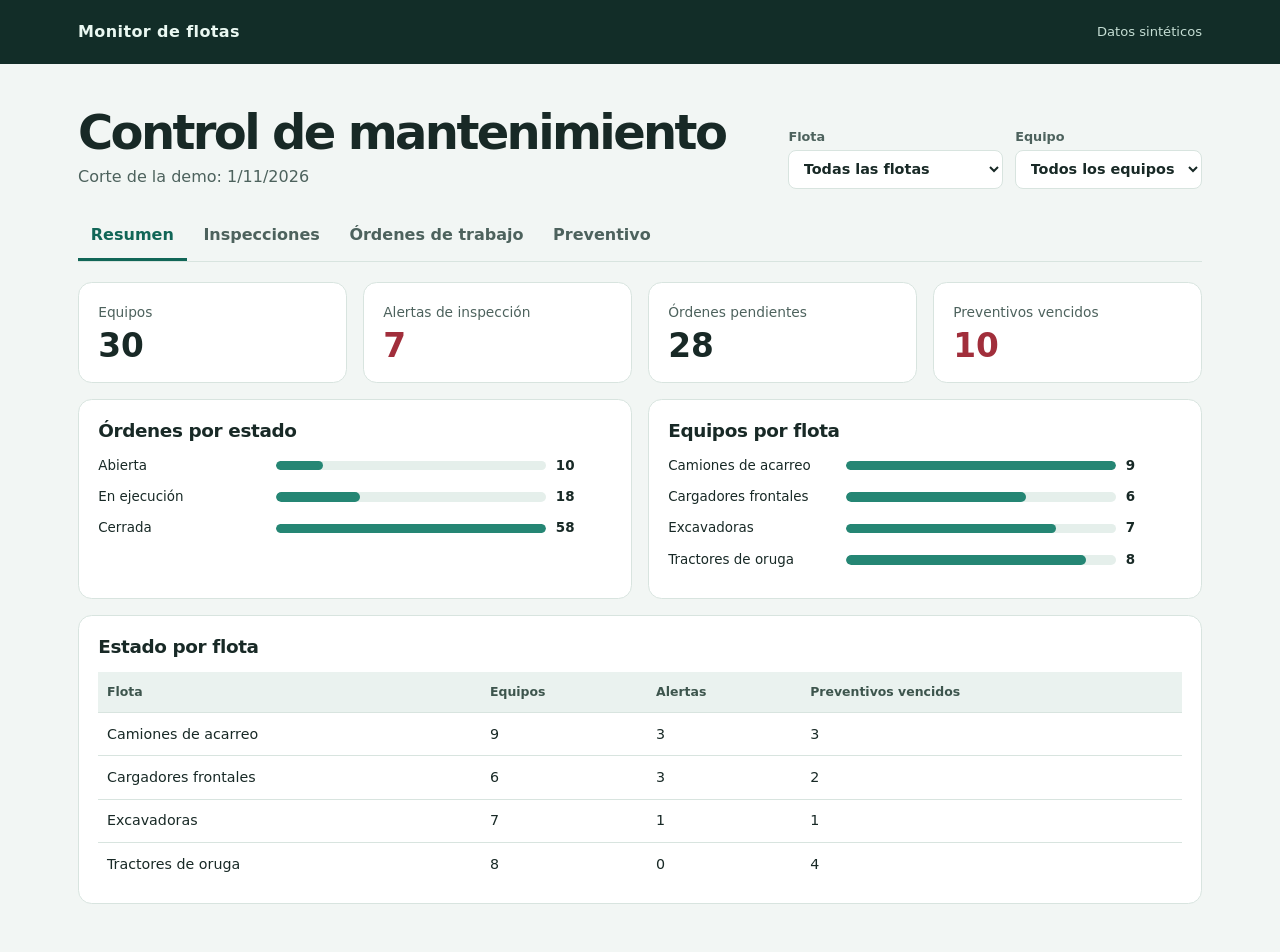
<file: docs/index.html>
<!doctype html>
<html lang="es">
<head>
<meta charset="utf-8">
<meta name="viewport" content="width=device-width, initial-scale=1">
<title>Monitor de flotas</title>
<style>:root{color-scheme:light;--ink:#182926;--muted:#4d625d;--green:#116657;--line:#d8e4df;--surface:#fff;--base:#f2f6f4;--amber:#835014;--red:#a12e3b;font:16px/1.5 "Instrument Sans",system-ui,sans-serif}
*{box-sizing:border-box}
body{margin:0;background:var(--base);color:var(--ink)}
.shell{max-width:1220px;margin:auto;padding:0 clamp(1rem,4vw,3rem)}
.top{background:#122d28;color:#eaf8f2}
.mast{min-height:64px;display:flex;align-items:center;justify-content:space-between;gap:1rem}
.mast>span:last-child{font-size:.82rem;color:#c5ded4}
.brand{font-weight:750;letter-spacing:.025em}
.intro{display:flex;justify-content:space-between;align-items:end;flex-wrap:wrap;gap:1.4rem;padding:2.6rem 0 1.5rem}
h1,h2,p{margin:0}
h1{font-size:clamp(1.8rem,4.2vw,3rem);letter-spacing:-.055em;line-height:1.12}
h2{font-size:1.15rem;letter-spacing:-.02em}
.intro p,.panel p,.hint{color:var(--muted);margin-top:.35rem}
.filters,.toolbar{display:flex;flex-wrap:wrap;gap:.75rem}
label{display:grid;gap:.25rem;color:var(--muted);font-size:.8rem;font-weight:700}
select{min-height:2.45rem;padding:.4rem .65rem;border:1px solid var(--line);border-radius:.5rem;background:white;color:var(--ink);font:inherit;font-size:.9rem}
nav{display:flex;flex-wrap:wrap;gap:.25rem;border-bottom:1px solid var(--line);margin-bottom:1.25rem}
button{cursor:pointer;background:transparent;color:var(--muted);border:0;border-bottom:3px solid transparent;padding:.65rem .8rem;font:inherit;font-weight:650}
button[aria-current]{color:var(--green);border-bottom-color:var(--green)}
button:focus-visible,select:focus-visible{outline:2px solid var(--green);outline-offset:2px}
#view{display:grid;gap:1rem;padding-bottom:3rem}
.metrics,.panels{display:grid;gap:1rem;grid-template-columns:repeat(auto-fit,minmax(min(100%,220px),1fr))}
.panels{grid-template-columns:repeat(auto-fit,minmax(min(100%,345px),1fr))}
.card,.panel{background:var(--surface);border:1px solid var(--line);border-radius:.85rem;padding:1.05rem 1.2rem;min-width:0}
.card span{color:var(--muted);font-size:.86rem}
.card strong{display:block;font-size:2.05rem;font-variant-numeric:tabular-nums;line-height:1.15;margin-top:.25rem}
.card.alert strong{color:var(--red)}
.bar-row{display:grid;grid-template-columns:minmax(8.5rem,1fr) 1.6fr 3.5rem;align-items:center;gap:.6rem;margin:.7rem 0;font-size:.84rem}
.track{background:#e5efeb;border-radius:6px;height:.6rem;overflow:hidden}
.fill{display:block;height:100%;background:#258674;border-radius:6px}
.table-wrap{overflow:auto;margin-top:.75rem}
table{border-collapse:collapse;width:100%;text-align:left;font-size:.89rem}
th,td{padding:.66rem .55rem;border-bottom:1px solid var(--line);white-space:nowrap}
thead th{background:#eaf2ef;color:#3d554d;font-size:.78rem}
tbody tr:last-child>*{border-bottom:0}
.pill{display:inline-block;padding:.15rem .52rem;border-radius:1rem;background:#e6f4ee;color:#145c4d;font-weight:650;font-size:.77rem}
.pill.warn{background:#f8efdf;color:var(--amber)}
.pill.danger{background:#fbe9ec;color:var(--red)}
canvas{display:block;width:100%;height:230px;margin-top:.8rem}
.toolbar{margin-top:.75rem}
@media(max-width:480px){.intro{padding-top:1.5rem}button{padding:.55rem .45rem;font-size:.85rem}.card,.panel{padding:.85rem}.bar-row{grid-template-columns:1.15fr 1fr 2.8rem}}
</style>
</head>
<body>
<header class="top"><div class="shell mast"><span class="brand">Monitor de flotas</span><span>Datos sintéticos</span></div></header>
<main class="shell">
  <div class="intro">
    <div><h1>Control de mantenimiento</h1><p id="reference"></p></div>
    <div class="filters">
      <label>Flota<select id="fleet"></select></label>
      <label>Equipo<select id="equipment"></select></label>
    </div>
  </div>
  <nav aria-label="Vistas de mantenimiento">
    <button data-view="overview" aria-current="page">Resumen</button>
    <button data-view="inspections">Inspecciones</button>
    <button data-view="orders">Órdenes de trabajo</button>
    <button data-view="preventive">Preventivo</button>
  </nav>
  <section id="view" aria-label="Vista de mantenimiento"></section>
</main>
<script id="dataset" type="application/json">{"reference": "2026-11-01", "threshold": 10, "equipment": [{"id": "CA-01", "flota": "Camiones de acarreo", "horas": 10752, "proximo_servicio": 11016, "ultima": 13.24, "cambio": 1.13, "restantes": 264}, {"id": "CA-02", "flota": "Camiones de acarreo", "horas": 10930, "proximo_servicio": 11342, "ultima": 11.29, "cambio": 0.81, "restantes": 412}, {"id": "CA-03", "flota": "Camiones de acarreo", "horas": 8341, "proximo_servicio": 8774, "ultima": 12.36, "cambio": 0.97, "restantes": 433}, {"id": "CA-04", "flota": "Camiones de acarreo", "horas": 7690, "proximo_servicio": 7539, "ultima": 6.76, "cambio": 1.27, "restantes": -151}, {"id": "CA-05", "flota": "Camiones de acarreo", "horas": 7199, "proximo_servicio": 7362, "ultima": 6.11, "cambio": -0.48, "restantes": 163}, {"id": "CA-06", "flota": "Camiones de acarreo", "horas": 10175, "proximo_servicio": 10615, "ultima": 5.75, "cambio": 0.05, "restantes": 440}, {"id": "CA-07", "flota": "Camiones de acarreo", "horas": 7335, "proximo_servicio": 7551, "ultima": 7.55, "cambio": 1.14, "restantes": 216}, {"id": "CA-08", "flota": "Camiones de acarreo", "horas": 5661, "proximo_servicio": 5554, "ultima": 5.4, "cambio": 0.74, "restantes": -107}, {"id": "CA-09", "flota": "Camiones de acarreo", "horas": 11033, "proximo_servicio": 10934, "ultima": 4.44, "cambio": 0.1, "restantes": -99}, {"id": "CG-01", "flota": "Cargadores frontales", "horas": 12907, "proximo_servicio": 12781, "ultima": 2.48, "cambio": 0.53, "restantes": -126}, {"id": "CG-02", "flota": "Cargadores frontales", "horas": 7283, "proximo_servicio": 7186, "ultima": 11.1, "cambio": 0.6, "restantes": -97}, {"id": "CG-03", "flota": "Cargadores frontales", "horas": 12005, "proximo_servicio": 12331, "ultima": 2.33, "cambio": -0.43, "restantes": 326}, {"id": "CG-04", "flota": "Cargadores frontales", "horas": 11884, "proximo_servicio": 12023, "ultima": 6.27, "cambio": 0.09, "restantes": 139}, {"id": "CG-05", "flota": "Cargadores frontales", "horas": 12255, "proximo_servicio": 12465, "ultima": 10.76, "cambio": 0.7, "restantes": 210}, {"id": "CG-06", "flota": "Cargadores frontales", "horas": 6881, "proximo_servicio": 7303, "ultima": 13.32, "cambio": 0.69, "restantes": 422}, {"id": "EX-01", "flota": "Excavadoras", "horas": 4124, "proximo_servicio": 4306, "ultima": 6.32, "cambio": 1.22, "restantes": 182}, {"id": "EX-02", "flota": "Excavadoras", "horas": 10962, "proximo_servicio": 11126, "ultima": 9.76, "cambio": 0.52, "restantes": 164}, {"id": "EX-03", "flota": "Excavadoras", "horas": 10430, "proximo_servicio": 10465, "ultima": 6.67, "cambio": 0.54, "restantes": 35}, {"id": "EX-04", "flota": "Excavadoras", "horas": 12913, "proximo_servicio": 13393, "ultima": 11.75, "cambio": 0.8, "restantes": 480}, {"id": "EX-05", "flota": "Excavadoras", "horas": 13257, "proximo_servicio": 13600, "ultima": 6.83, "cambio": 0.46, "restantes": 343}, {"id": "EX-06", "flota": "Excavadoras", "horas": 9437, "proximo_servicio": 9366, "ultima": 6.89, "cambio": 0.94, "restantes": -71}, {"id": "EX-07", "flota": "Excavadoras", "horas": 3829, "proximo_servicio": 3857, "ultima": 4.76, "cambio": -0.12, "restantes": 28}, {"id": "TR-01", "flota": "Tractores de oruga", "horas": 3374, "proximo_servicio": 3270, "ultima": 5.91, "cambio": 0.7, "restantes": -104}, {"id": "TR-02", "flota": "Tractores de oruga", "horas": 8618, "proximo_servicio": 8570, "ultima": 7.98, "cambio": -0.2, "restantes": -48}, {"id": "TR-03", "flota": "Tractores de oruga", "horas": 7498, "proximo_servicio": 7808, "ultima": 7.55, "cambio": 0.23, "restantes": 310}, {"id": "TR-04", "flota": "Tractores de oruga", "horas": 8979, "proximo_servicio": 9088, "ultima": 8.05, "cambio": 0.47, "restantes": 109}, {"id": "TR-05", "flota": "Tractores de oruga", "horas": 5459, "proximo_servicio": 5423, "ultima": 2.8, "cambio": -0.08, "restantes": -36}, {"id": "TR-06", "flota": "Tractores de oruga", "horas": 4454, "proximo_servicio": 4758, "ultima": 8.8, "cambio": 0.61, "restantes": 304}, {"id": "TR-07", "flota": "Tractores de oruga", "horas": 5018, "proximo_servicio": 4965, "ultima": 2.61, "cambio": 0.12, "restantes": -53}, {"id": "TR-08", "flota": "Tractores de oruga", "horas": 10493, "proximo_servicio": 10512, "ultima": 7.68, "cambio": 1.21, "restantes": 19}], "readings": [{"equipo": "CA-01", "fecha": "2026-08-23", "medicion_mm": 7.49}, {"equipo": "CA-02", "fecha": "2026-08-23", "medicion_mm": 7.48}, {"equipo": "CA-03", "fecha": "2026-08-23", "medicion_mm": 7.16}, {"equipo": "CA-04", "fecha": "2026-08-23", "medicion_mm": 0.42}, {"equipo": "CA-05", "fecha": "2026-08-23", "medicion_mm": 7.98}, {"equipo": "CA-06", "fecha": "2026-08-23", "medicion_mm": 3.91}, {"equipo": "CA-07", "fecha": "2026-08-23", "medicion_mm": 1.66}, {"equipo": "CA-08", "fecha": "2026-08-23", "medicion_mm": 2.87}, {"equipo": "CA-09", "fecha": "2026-08-23", "medicion_mm": 1.85}, {"equipo": "CG-01", "fecha": "2026-08-23", "medicion_mm": 1.93}, {"equipo": "CG-02", "fecha": "2026-08-23", "medicion_mm": 6.9}, {"equipo": "CG-03", "fecha": "2026-08-23", "medicion_mm": 3.15}, {"equipo": "CG-04", "fecha": "2026-08-23", "medicion_mm": 4.89}, {"equipo": "CG-05", "fecha": "2026-08-23", "medicion_mm": 8.69}, {"equipo": "CG-06", "fecha": "2026-08-23", "medicion_mm": 8.44}, {"equipo": "EX-01", "fecha": "2026-08-23", "medicion_mm": 1.75}, {"equipo": "EX-02", "fecha": "2026-08-23", "medicion_mm": 4.63}, {"equipo": "EX-03", "fecha": "2026-08-23", "medicion_mm": 3.57}, {"equipo": "EX-04", "fecha": "2026-08-23", "medicion_mm": 7.16}, {"equipo": "EX-05", "fecha": "2026-08-23", "medicion_mm": 4.11}, {"equipo": "EX-06", "fecha": "2026-08-23", "medicion_mm": 1.68}, {"equipo": "EX-07", "fecha": "2026-08-23", "medicion_mm": 4.56}, {"equipo": "TR-01", "fecha": "2026-08-23", "medicion_mm": 3.08}, {"equipo": "TR-02", "fecha": "2026-08-23", "medicion_mm": 6.56}, {"equipo": "TR-03", "fecha": "2026-08-23", "medicion_mm": 8.72}, {"equipo": "TR-04", "fecha": "2026-08-23", "medicion_mm": 5.71}, {"equipo": "TR-05", "fecha": "2026-08-23", "medicion_mm": 2.84}, {"equipo": "TR-06", "fecha": "2026-08-23", "medicion_mm": 5.21}, {"equipo": "TR-07", "fecha": "2026-08-23", "medicion_mm": 2.28}, {"equipo": "TR-08", "fecha": "2026-08-23", "medicion_mm": 2.12}, {"equipo": "CA-01", "fecha": "2026-09-06", "medicion_mm": 9.01}, {"equipo": "CA-02", "fecha": "2026-09-06", "medicion_mm": 8.07}, {"equipo": "CA-03", "fecha": "2026-09-06", "medicion_mm": 8.42}, {"equipo": "CA-04", "fecha": "2026-09-06", "medicion_mm": 2.17}, {"equipo": "CA-05", "fecha": "2026-09-06", "medicion_mm": 7.09}, {"equipo": "CA-06", "fecha": "2026-09-06", "medicion_mm": 4.3}, {"equipo": "CA-07", "fecha": "2026-09-06", "medicion_mm": 3.03}, {"equipo": "CA-08", "fecha": "2026-09-06", "medicion_mm": 2.86}, {"equipo": "CA-09", "fecha": "2026-09-06", "medicion_mm": 2.4}, {"equipo": "CG-01", "fecha": "2026-09-06", "medicion_mm": 2.04}, {"equipo": "CG-02", "fecha": "2026-09-06", "medicion_mm": 7.37}, {"equipo": "CG-03", "fecha": "2026-09-06", "medicion_mm": 3.27}, {"equipo": "CG-04", "fecha": "2026-09-06", "medicion_mm": 5.2}, {"equipo": "CG-05", "fecha": "2026-09-06", "medicion_mm": 9.14}, {"equipo": "CG-06", "fecha": "2026-09-06", "medicion_mm": 10.04}, {"equipo": "EX-01", "fecha": "2026-09-06", "medicion_mm": 2.67}, {"equipo": "EX-02", "fecha": "2026-09-06", "medicion_mm": 6.13}, {"equipo": "EX-03", "fecha": "2026-09-06", "medicion_mm": 4.05}, {"equipo": "EX-04", "fecha": "2026-09-06", "medicion_mm": 8.06}, {"equipo": "EX-05", "fecha": "2026-09-06", "medicion_mm": 4.55}, {"equipo": "EX-06", "fecha": "2026-09-06", "medicion_mm": 2.36}, {"equipo": "EX-07", "fecha": "2026-09-06", "medicion_mm": 4.63}, {"equipo": "TR-01", "fecha": "2026-09-06", "medicion_mm": 3.74}, {"equipo": "TR-02", "fecha": "2026-09-06", "medicion_mm": 6.86}, {"equipo": "TR-03", "fecha": "2026-09-06", "medicion_mm": 8.47}, {"equipo": "TR-04", "fecha": "2026-09-06", "medicion_mm": 6.16}, {"equipo": "TR-05", "fecha": "2026-09-06", "medicion_mm": 2.87}, {"equipo": "TR-06", "fecha": "2026-09-06", "medicion_mm": 5.36}, {"equipo": "TR-07", "fecha": "2026-09-06", "medicion_mm": 2.59}, {"equipo": "TR-08", "fecha": "2026-09-06", "medicion_mm": 3.0}, {"equipo": "CA-01", "fecha": "2026-09-20", "medicion_mm": 10.16}, {"equipo": "CA-02", "fecha": "2026-09-20", "medicion_mm": 9.22}, {"equipo": "CA-03", "fecha": "2026-09-20", "medicion_mm": 9.74}, {"equipo": "CA-04", "fecha": "2026-09-20", "medicion_mm": 3.21}, {"equipo": "CA-05", "fecha": "2026-09-20", "medicion_mm": 7.27}, {"equipo": "CA-06", "fecha": "2026-09-20", "medicion_mm": 4.66}, {"equipo": "CA-07", "fecha": "2026-09-20", "medicion_mm": 4.24}, {"equipo": "CA-08", "fecha": "2026-09-20", "medicion_mm": 3.64}, {"equipo": "CA-09", "fecha": "2026-09-20", "medicion_mm": 3.04}, {"equipo": "CG-01", "fecha": "2026-09-20", "medicion_mm": 1.65}, {"equipo": "CG-02", "fecha": "2026-09-20", "medicion_mm": 8.85}, {"equipo": "CG-03", "fecha": "2026-09-20", "medicion_mm": 3.19}, {"equipo": "CG-04", "fecha": "2026-09-20", "medicion_mm": 5.7}, {"equipo": "CG-05", "fecha": "2026-09-20", "medicion_mm": 9.13}, {"equipo": "CG-06", "fecha": "2026-09-20", "medicion_mm": 10.89}, {"equipo": "EX-01", "fecha": "2026-09-20", "medicion_mm": 3.39}, {"equipo": "EX-02", "fecha": "2026-09-20", "medicion_mm": 6.57}, {"equipo": "EX-03", "fecha": "2026-09-20", "medicion_mm": 4.71}, {"equipo": "EX-04", "fecha": "2026-09-20", "medicion_mm": 9.43}, {"equipo": "EX-05", "fecha": "2026-09-20", "medicion_mm": 5.39}, {"equipo": "EX-06", "fecha": "2026-09-20", "medicion_mm": 3.53}, {"equipo": "EX-07", "fecha": "2026-09-20", "medicion_mm": 4.68}, {"equipo": "TR-01", "fecha": "2026-09-20", "medicion_mm": 4.24}, {"equipo": "TR-02", "fecha": "2026-09-20", "medicion_mm": 7.16}, {"equipo": "TR-03", "fecha": "2026-09-20", "medicion_mm": 8.13}, {"equipo": "TR-04", "fecha": "2026-09-20", "medicion_mm": 6.81}, {"equipo": "TR-05", "fecha": "2026-09-20", "medicion_mm": 2.56}, {"equipo": "TR-06", "fecha": "2026-09-20", "medicion_mm": 6.16}, {"equipo": "TR-07", "fecha": "2026-09-20", "medicion_mm": 2.66}, {"equipo": "TR-08", "fecha": "2026-09-20", "medicion_mm": 4.04}, {"equipo": "CA-01", "fecha": "2026-10-04", "medicion_mm": 11.31}, {"equipo": "CA-02", "fecha": "2026-10-04", "medicion_mm": 9.51}, {"equipo": "CA-03", "fecha": "2026-10-04", "medicion_mm": 10.47}, {"equipo": "CA-04", "fecha": "2026-10-04", "medicion_mm": 4.15}, {"equipo": "CA-05", "fecha": "2026-10-04", "medicion_mm": 7.02}, {"equipo": "CA-06", "fecha": "2026-10-04", "medicion_mm": 5.44}, {"equipo": "CA-07", "fecha": "2026-10-04", "medicion_mm": 5.2}, {"equipo": "CA-08", "fecha": "2026-10-04", "medicion_mm": 4.41}, {"equipo": "CA-09", "fecha": "2026-10-04", "medicion_mm": 3.73}, {"equipo": "CG-01", "fecha": "2026-10-04", "medicion_mm": 2.14}, {"equipo": "CG-02", "fecha": "2026-10-04", "medicion_mm": 9.11}, {"equipo": "CG-03", "fecha": "2026-10-04", "medicion_mm": 2.79}, {"equipo": "CG-04", "fecha": "2026-10-04", "medicion_mm": 5.52}, {"equipo": "CG-05", "fecha": "2026-10-04", "medicion_mm": 9.57}, {"equipo": "CG-06", "fecha": "2026-10-04", "medicion_mm": 11.28}, {"equipo": "EX-01", "fecha": "2026-10-04", "medicion_mm": 4.24}, {"equipo": "EX-02", "fecha": "2026-10-04", "medicion_mm": 7.73}, {"equipo": "EX-03", "fecha": "2026-10-04", "medicion_mm": 5.67}, {"equipo": "EX-04", "fecha": "2026-10-04", "medicion_mm": 10.32}, {"equipo": "EX-05", "fecha": "2026-10-04", "medicion_mm": 5.58}, {"equipo": "EX-06", "fecha": "2026-10-04", "medicion_mm": 4.64}, {"equipo": "EX-07", "fecha": "2026-10-04", "medicion_mm": 5.22}, {"equipo": "TR-01", "fecha": "2026-10-04", "medicion_mm": 4.4}, {"equipo": "TR-02", "fecha": "2026-10-04", "medicion_mm": 7.7}, {"equipo": "TR-03", "fecha": "2026-10-04", "medicion_mm": 7.94}, {"equipo": "TR-04", "fecha": "2026-10-04", "medicion_mm": 6.97}, {"equipo": "TR-05", "fecha": "2026-10-04", "medicion_mm": 2.65}, {"equipo": "TR-06", "fecha": "2026-10-04", "medicion_mm": 7.21}, {"equipo": "TR-07", "fecha": "2026-10-04", "medicion_mm": 2.51}, {"equipo": "TR-08", "fecha": "2026-10-04", "medicion_mm": 5.43}, {"equipo": "CA-01", "fecha": "2026-10-18", "medicion_mm": 12.11}, {"equipo": "CA-02", "fecha": "2026-10-18", "medicion_mm": 10.48}, {"equipo": "CA-03", "fecha": "2026-10-18", "medicion_mm": 11.39}, {"equipo": "CA-04", "fecha": "2026-10-18", "medicion_mm": 5.49}, {"equipo": "CA-05", "fecha": "2026-10-18", "medicion_mm": 6.59}, {"equipo": "CA-06", "fecha": "2026-10-18", "medicion_mm": 5.7}, {"equipo": "CA-07", "fecha": "2026-10-18", "medicion_mm": 6.41}, {"equipo": "CA-08", "fecha": "2026-10-18", "medicion_mm": 4.66}, {"equipo": "CA-09", "fecha": "2026-10-18", "medicion_mm": 4.34}, {"equipo": "CG-01", "fecha": "2026-10-18", "medicion_mm": 1.95}, {"equipo": "CG-02", "fecha": "2026-10-18", "medicion_mm": 10.5}, {"equipo": "CG-03", "fecha": "2026-10-18", "medicion_mm": 2.76}, {"equipo": "CG-04", "fecha": "2026-10-18", "medicion_mm": 6.18}, {"equipo": "CG-05", "fecha": "2026-10-18", "medicion_mm": 10.06}, {"equipo": "CG-06", "fecha": "2026-10-18", "medicion_mm": 12.63}, {"equipo": "EX-01", "fecha": "2026-10-18", "medicion_mm": 5.1}, {"equipo": "EX-02", "fecha": "2026-10-18", "medicion_mm": 9.24}, {"equipo": "EX-03", "fecha": "2026-10-18", "medicion_mm": 6.13}, {"equipo": "EX-04", "fecha": "2026-10-18", "medicion_mm": 10.95}, {"equipo": "EX-05", "fecha": "2026-10-18", "medicion_mm": 6.37}, {"equipo": "EX-06", "fecha": "2026-10-18", "medicion_mm": 5.95}, {"equipo": "EX-07", "fecha": "2026-10-18", "medicion_mm": 4.88}, {"equipo": "TR-01", "fecha": "2026-10-18", "medicion_mm": 5.21}, {"equipo": "TR-02", "fecha": "2026-10-18", "medicion_mm": 8.18}, {"equipo": "TR-03", "fecha": "2026-10-18", "medicion_mm": 7.32}, {"equipo": "TR-04", "fecha": "2026-10-18", "medicion_mm": 7.58}, {"equipo": "TR-05", "fecha": "2026-10-18", "medicion_mm": 2.88}, {"equipo": "TR-06", "fecha": "2026-10-18", "medicion_mm": 8.19}, {"equipo": "TR-07", "fecha": "2026-10-18", "medicion_mm": 2.49}, {"equipo": "TR-08", "fecha": "2026-10-18", "medicion_mm": 6.47}, {"equipo": "CA-01", "fecha": "2026-11-01", "medicion_mm": 13.24}, {"equipo": "CA-02", "fecha": "2026-11-01", "medicion_mm": 11.29}, {"equipo": "CA-03", "fecha": "2026-11-01", "medicion_mm": 12.36}, {"equipo": "CA-04", "fecha": "2026-11-01", "medicion_mm": 6.76}, {"equipo": "CA-05", "fecha": "2026-11-01", "medicion_mm": 6.11}, {"equipo": "CA-06", "fecha": "2026-11-01", "medicion_mm": 5.75}, {"equipo": "CA-07", "fecha": "2026-11-01", "medicion_mm": 7.55}, {"equipo": "CA-08", "fecha": "2026-11-01", "medicion_mm": 5.4}, {"equipo": "CA-09", "fecha": "2026-11-01", "medicion_mm": 4.44}, {"equipo": "CG-01", "fecha": "2026-11-01", "medicion_mm": 2.48}, {"equipo": "CG-02", "fecha": "2026-11-01", "medicion_mm": 11.1}, {"equipo": "CG-03", "fecha": "2026-11-01", "medicion_mm": 2.33}, {"equipo": "CG-04", "fecha": "2026-11-01", "medicion_mm": 6.27}, {"equipo": "CG-05", "fecha": "2026-11-01", "medicion_mm": 10.76}, {"equipo": "CG-06", "fecha": "2026-11-01", "medicion_mm": 13.32}, {"equipo": "EX-01", "fecha": "2026-11-01", "medicion_mm": 6.32}, {"equipo": "EX-02", "fecha": "2026-11-01", "medicion_mm": 9.76}, {"equipo": "EX-03", "fecha": "2026-11-01", "medicion_mm": 6.67}, {"equipo": "EX-04", "fecha": "2026-11-01", "medicion_mm": 11.75}, {"equipo": "EX-05", "fecha": "2026-11-01", "medicion_mm": 6.83}, {"equipo": "EX-06", "fecha": "2026-11-01", "medicion_mm": 6.89}, {"equipo": "EX-07", "fecha": "2026-11-01", "medicion_mm": 4.76}, {"equipo": "TR-01", "fecha": "2026-11-01", "medicion_mm": 5.91}, {"equipo": "TR-02", "fecha": "2026-11-01", "medicion_mm": 7.98}, {"equipo": "TR-03", "fecha": "2026-11-01", "medicion_mm": 7.55}, {"equipo": "TR-04", "fecha": "2026-11-01", "medicion_mm": 8.05}, {"equipo": "TR-05", "fecha": "2026-11-01", "medicion_mm": 2.8}, {"equipo": "TR-06", "fecha": "2026-11-01", "medicion_mm": 8.8}, {"equipo": "TR-07", "fecha": "2026-11-01", "medicion_mm": 2.61}, {"equipo": "TR-08", "fecha": "2026-11-01", "medicion_mm": 7.68}], "orders": [{"id": "OT-CG-04-1", "equipo": "CG-04", "fecha": "2026-10-31", "clase": "Correctivo", "prioridad": "Baja", "estado": "En ejecución", "actividad": "Reemplazo de manguera"}, {"id": "OT-CA-02-2", "equipo": "CA-02", "fecha": "2026-10-30", "clase": "Predictivo", "prioridad": "Media", "estado": "Cerrada", "actividad": "Inspección estructural"}, {"id": "OT-CA-04-1", "equipo": "CA-04", "fecha": "2026-10-30", "clase": "Predictivo", "prioridad": "Baja", "estado": "Cerrada", "actividad": "Análisis de vibración"}, {"id": "OT-TR-06-1", "equipo": "TR-06", "fecha": "2026-10-30", "clase": "Preventivo", "prioridad": "Baja", "estado": "Abierta", "actividad": "Lubricación general"}, {"id": "OT-CA-06-1", "equipo": "CA-06", "fecha": "2026-10-29", "clase": "Preventivo", "prioridad": "Baja", "estado": "Cerrada", "actividad": "Servicio de 500 h"}, {"id": "OT-CA-06-2", "equipo": "CA-06", "fecha": "2026-10-26", "clase": "Predictivo", "prioridad": "Media", "estado": "Cerrada", "actividad": "Análisis de vibración"}, {"id": "OT-TR-08-2", "equipo": "TR-08", "fecha": "2026-10-25", "clase": "Predictivo", "prioridad": "Alta", "estado": "Cerrada", "actividad": "Muestreo de aceite"}, {"id": "OT-TR-03-1", "equipo": "TR-03", "fecha": "2026-10-23", "clase": "Preventivo", "prioridad": "Baja", "estado": "Cerrada", "actividad": "Lubricación general"}, {"id": "OT-TR-01-3", "equipo": "TR-01", "fecha": "2026-10-22", "clase": "Predictivo", "prioridad": "Alta", "estado": "Cerrada", "actividad": "Análisis de vibración"}, {"id": "OT-TR-02-4", "equipo": "TR-02", "fecha": "2026-10-19", "clase": "Preventivo", "prioridad": "Media", "estado": "Cerrada", "actividad": "Servicio de 500 h"}, {"id": "OT-CG-02-1", "equipo": "CG-02", "fecha": "2026-10-18", "clase": "Preventivo", "prioridad": "Baja", "estado": "En ejecución", "actividad": "Cambio de filtros"}, {"id": "OT-TR-05-4", "equipo": "TR-05", "fecha": "2026-10-18", "clase": "Correctivo", "prioridad": "Alta", "estado": "Cerrada", "actividad": "Reemplazo de manguera"}, {"id": "OT-TR-07-2", "equipo": "TR-07", "fecha": "2026-10-18", "clase": "Preventivo", "prioridad": "Baja", "estado": "Abierta", "actividad": "Cambio de filtros"}, {"id": "OT-EX-01-1", "equipo": "EX-01", "fecha": "2026-10-16", "clase": "Preventivo", "prioridad": "Alta", "estado": "Cerrada", "actividad": "Servicio de 500 h"}, {"id": "OT-CA-07-2", "equipo": "CA-07", "fecha": "2026-10-15", "clase": "Correctivo", "prioridad": "Baja", "estado": "Cerrada", "actividad": "Reparación de sello"}, {"id": "OT-TR-02-1", "equipo": "TR-02", "fecha": "2026-10-15", "clase": "Preventivo", "prioridad": "Media", "estado": "Cerrada", "actividad": "Cambio de filtros"}, {"id": "OT-CA-02-1", "equipo": "CA-02", "fecha": "2026-10-14", "clase": "Predictivo", "prioridad": "Baja", "estado": "Cerrada", "actividad": "Inspección estructural"}, {"id": "OT-EX-01-4", "equipo": "EX-01", "fecha": "2026-10-14", "clase": "Preventivo", "prioridad": "Alta", "estado": "Cerrada", "actividad": "Servicio de 500 h"}, {"id": "OT-EX-03-3", "equipo": "EX-03", "fecha": "2026-10-14", "clase": "Predictivo", "prioridad": "Media", "estado": "Cerrada", "actividad": "Muestreo de aceite"}, {"id": "OT-TR-01-2", "equipo": "TR-01", "fecha": "2026-10-13", "clase": "Preventivo", "prioridad": "Media", "estado": "En ejecución", "actividad": "Cambio de filtros"}, {"id": "OT-TR-03-2", "equipo": "TR-03", "fecha": "2026-10-13", "clase": "Predictivo", "prioridad": "Baja", "estado": "Abierta", "actividad": "Análisis de vibración"}, {"id": "OT-CA-07-1", "equipo": "CA-07", "fecha": "2026-10-10", "clase": "Predictivo", "prioridad": "Media", "estado": "Cerrada", "actividad": "Inspección estructural"}, {"id": "OT-TR-05-2", "equipo": "TR-05", "fecha": "2026-10-10", "clase": "Predictivo", "prioridad": "Media", "estado": "En ejecución", "actividad": "Análisis de vibración"}, {"id": "OT-CA-04-3", "equipo": "CA-04", "fecha": "2026-10-09", "clase": "Predictivo", "prioridad": "Alta", "estado": "Cerrada", "actividad": "Inspección estructural"}, {"id": "OT-CG-03-1", "equipo": "CG-03", "fecha": "2026-10-08", "clase": "Predictivo", "prioridad": "Baja", "estado": "Cerrada", "actividad": "Análisis de vibración"}, {"id": "OT-CA-01-3", "equipo": "CA-01", "fecha": "2026-10-07", "clase": "Preventivo", "prioridad": "Alta", "estado": "Abierta", "actividad": "Servicio de 500 h"}, {"id": "OT-CG-06-2", "equipo": "CG-06", "fecha": "2026-10-07", "clase": "Predictivo", "prioridad": "Media", "estado": "En ejecución", "actividad": "Análisis de vibración"}, {"id": "OT-EX-05-1", "equipo": "EX-05", "fecha": "2026-10-07", "clase": "Predictivo", "prioridad": "Alta", "estado": "Cerrada", "actividad": "Análisis de vibración"}, {"id": "OT-EX-05-2", "equipo": "EX-05", "fecha": "2026-10-07", "clase": "Correctivo", "prioridad": "Media", "estado": "Abierta", "actividad": "Reparación de sello"}, {"id": "OT-EX-04-1", "equipo": "EX-04", "fecha": "2026-10-06", "clase": "Correctivo", "prioridad": "Media", "estado": "En ejecución", "actividad": "Reemplazo de manguera"}, {"id": "OT-CA-04-4", "equipo": "CA-04", "fecha": "2026-10-05", "clase": "Preventivo", "prioridad": "Alta", "estado": "Cerrada", "actividad": "Servicio de 500 h"}, {"id": "OT-EX-06-1", "equipo": "EX-06", "fecha": "2026-10-05", "clase": "Correctivo", "prioridad": "Alta", "estado": "Cerrada", "actividad": "Ajuste de suspensión"}, {"id": "OT-TR-04-1", "equipo": "TR-04", "fecha": "2026-10-05", "clase": "Correctivo", "prioridad": "Baja", "estado": "En ejecución", "actividad": "Reemplazo de manguera"}, {"id": "OT-CA-08-1", "equipo": "CA-08", "fecha": "2026-10-04", "clase": "Preventivo", "prioridad": "Baja", "estado": "Cerrada", "actividad": "Cambio de filtros"}, {"id": "OT-TR-01-1", "equipo": "TR-01", "fecha": "2026-10-04", "clase": "Correctivo", "prioridad": "Alta", "estado": "En ejecución", "actividad": "Reparación de sello"}, {"id": "OT-TR-06-2", "equipo": "TR-06", "fecha": "2026-10-04", "clase": "Correctivo", "prioridad": "Media", "estado": "Abierta", "actividad": "Reparación de sello"}, {"id": "OT-CA-05-1", "equipo": "CA-05", "fecha": "2026-10-02", "clase": "Predictivo", "prioridad": "Alta", "estado": "Abierta", "actividad": "Análisis de vibración"}, {"id": "OT-TR-05-3", "equipo": "TR-05", "fecha": "2026-10-02", "clase": "Predictivo", "prioridad": "Media", "estado": "Cerrada", "actividad": "Análisis de vibración"}, {"id": "OT-CG-03-2", "equipo": "CG-03", "fecha": "2026-10-01", "clase": "Preventivo", "prioridad": "Media", "estado": "En ejecución", "actividad": "Lubricación general"}, {"id": "OT-EX-02-2", "equipo": "EX-02", "fecha": "2026-10-01", "clase": "Preventivo", "prioridad": "Media", "estado": "En ejecución", "actividad": "Lubricación general"}, {"id": "OT-CG-05-2", "equipo": "CG-05", "fecha": "2026-09-29", "clase": "Predictivo", "prioridad": "Media", "estado": "Cerrada", "actividad": "Análisis de vibración"}, {"id": "OT-CA-09-2", "equipo": "CA-09", "fecha": "2026-09-26", "clase": "Preventivo", "prioridad": "Media", "estado": "Cerrada", "actividad": "Lubricación general"}, {"id": "OT-EX-07-3", "equipo": "EX-07", "fecha": "2026-09-26", "clase": "Preventivo", "prioridad": "Baja", "estado": "Cerrada", "actividad": "Servicio de 500 h"}, {"id": "OT-TR-08-3", "equipo": "TR-08", "fecha": "2026-09-26", "clase": "Preventivo", "prioridad": "Baja", "estado": "Cerrada", "actividad": "Lubricación general"}, {"id": "OT-CA-05-2", "equipo": "CA-05", "fecha": "2026-09-25", "clase": "Correctivo", "prioridad": "Alta", "estado": "Cerrada", "actividad": "Reparación de sello"}, {"id": "OT-CA-07-3", "equipo": "CA-07", "fecha": "2026-09-25", "clase": "Correctivo", "prioridad": "Media", "estado": "Cerrada", "actividad": "Reemplazo de manguera"}, {"id": "OT-CG-01-1", "equipo": "CG-01", "fecha": "2026-09-25", "clase": "Preventivo", "prioridad": "Baja", "estado": "Cerrada", "actividad": "Servicio de 500 h"}, {"id": "OT-EX-01-2", "equipo": "EX-01", "fecha": "2026-09-25", "clase": "Predictivo", "prioridad": "Alta", "estado": "Abierta", "actividad": "Inspección estructural"}, {"id": "OT-TR-02-2", "equipo": "TR-02", "fecha": "2026-09-24", "clase": "Correctivo", "prioridad": "Media", "estado": "Cerrada", "actividad": "Reparación de sello"}, {"id": "OT-CA-03-2", "equipo": "CA-03", "fecha": "2026-09-23", "clase": "Preventivo", "prioridad": "Media", "estado": "En ejecución", "actividad": "Lubricación general"}, {"id": "OT-CG-01-3", "equipo": "CG-01", "fecha": "2026-09-23", "clase": "Predictivo", "prioridad": "Media", "estado": "Cerrada", "actividad": "Análisis de vibración"}, {"id": "OT-EX-03-2", "equipo": "EX-03", "fecha": "2026-09-23", "clase": "Preventivo", "prioridad": "Media", "estado": "Cerrada", "actividad": "Lubricación general"}, {"id": "OT-CG-06-1", "equipo": "CG-06", "fecha": "2026-09-22", "clase": "Predictivo", "prioridad": "Alta", "estado": "Cerrada", "actividad": "Análisis de vibración"}, {"id": "OT-TR-07-3", "equipo": "TR-07", "fecha": "2026-09-21", "clase": "Preventivo", "prioridad": "Alta", "estado": "En ejecución", "actividad": "Cambio de filtros"}, {"id": "OT-CA-09-1", "equipo": "CA-09", "fecha": "2026-09-19", "clase": "Predictivo", "prioridad": "Alta", "estado": "Cerrada", "actividad": "Análisis de vibración"}, {"id": "OT-CG-04-2", "equipo": "CG-04", "fecha": "2026-09-19", "clase": "Correctivo", "prioridad": "Alta", "estado": "Cerrada", "actividad": "Reemplazo de manguera"}, {"id": "OT-CG-05-1", "equipo": "CG-05", "fecha": "2026-09-18", "clase": "Correctivo", "prioridad": "Baja", "estado": "Cerrada", "actividad": "Reemplazo de manguera"}, {"id": "OT-CA-02-3", "equipo": "CA-02", "fecha": "2026-09-17", "clase": "Predictivo", "prioridad": "Alta", "estado": "Abierta", "actividad": "Inspección estructural"}, {"id": "OT-CG-02-2", "equipo": "CG-02", "fecha": "2026-09-15", "clase": "Preventivo", "prioridad": "Alta", "estado": "Cerrada", "actividad": "Lubricación general"}, {"id": "OT-EX-01-3", "equipo": "EX-01", "fecha": "2026-09-13", "clase": "Correctivo", "prioridad": "Baja", "estado": "Cerrada", "actividad": "Reparación de sello"}, {"id": "OT-CA-01-2", "equipo": "CA-01", "fecha": "2026-09-11", "clase": "Predictivo", "prioridad": "Alta", "estado": "Cerrada", "actividad": "Análisis de vibración"}, {"id": "OT-CA-04-2", "equipo": "CA-04", "fecha": "2026-09-11", "clase": "Predictivo", "prioridad": "Media", "estado": "Cerrada", "actividad": "Análisis de vibración"}, {"id": "OT-EX-06-2", "equipo": "EX-06", "fecha": "2026-09-10", "clase": "Preventivo", "prioridad": "Baja", "estado": "Cerrada", "actividad": "Lubricación general"}, {"id": "OT-CG-01-2", "equipo": "CG-01", "fecha": "2026-09-09", "clase": "Predictivo", "prioridad": "Alta", "estado": "Cerrada", "actividad": "Muestreo de aceite"}, {"id": "OT-TR-03-3", "equipo": "TR-03", "fecha": "2026-09-09", "clase": "Preventivo", "prioridad": "Alta", "estado": "Cerrada", "actividad": "Cambio de filtros"}, {"id": "OT-CA-08-2", "equipo": "CA-08", "fecha": "2026-09-08", "clase": "Correctivo", "prioridad": "Alta", "estado": "Cerrada", "actividad": "Reparación de sello"}, {"id": "OT-TR-02-3", "equipo": "TR-02", "fecha": "2026-09-07", "clase": "Correctivo", "prioridad": "Alta", "estado": "Cerrada", "actividad": "Ajuste de suspensión"}, {"id": "OT-TR-04-3", "equipo": "TR-04", "fecha": "2026-09-07", "clase": "Correctivo", "prioridad": "Baja", "estado": "En ejecución", "actividad": "Reemplazo de manguera"}, {"id": "OT-TR-06-3", "equipo": "TR-06", "fecha": "2026-09-05", "clase": "Correctivo", "prioridad": "Media", "estado": "En ejecución", "actividad": "Reemplazo de manguera"}, {"id": "OT-CA-07-4", "equipo": "CA-07", "fecha": "2026-09-03", "clase": "Preventivo", "prioridad": "Media", "estado": "Cerrada", "actividad": "Lubricación general"}, {"id": "OT-EX-03-1", "equipo": "EX-03", "fecha": "2026-09-03", "clase": "Preventivo", "prioridad": "Media", "estado": "En ejecución", "actividad": "Cambio de filtros"}, {"id": "OT-TR-04-2", "equipo": "TR-04", "fecha": "2026-09-03", "clase": "Preventivo", "prioridad": "Alta", "estado": "Cerrada", "actividad": "Lubricación general"}, {"id": "OT-CG-04-3", "equipo": "CG-04", "fecha": "2026-09-01", "clase": "Predictivo", "prioridad": "Media", "estado": "Cerrada", "actividad": "Muestreo de aceite"}, {"id": "OT-TR-03-4", "equipo": "TR-03", "fecha": "2026-08-31", "clase": "Correctivo", "prioridad": "Baja", "estado": "Cerrada", "actividad": "Ajuste de suspensión"}, {"id": "OT-CA-01-1", "equipo": "CA-01", "fecha": "2026-08-29", "clase": "Predictivo", "prioridad": "Media", "estado": "En ejecución", "actividad": "Análisis de vibración"}, {"id": "OT-TR-07-1", "equipo": "TR-07", "fecha": "2026-08-28", "clase": "Correctivo", "prioridad": "Alta", "estado": "Cerrada", "actividad": "Reemplazo de manguera"}, {"id": "OT-TR-08-1", "equipo": "TR-08", "fecha": "2026-08-27", "clase": "Correctivo", "prioridad": "Baja", "estado": "En ejecución", "actividad": "Ajuste de suspensión"}, {"id": "OT-EX-07-1", "equipo": "EX-07", "fecha": "2026-08-25", "clase": "Predictivo", "prioridad": "Media", "estado": "Cerrada", "actividad": "Análisis de vibración"}, {"id": "OT-EX-02-1", "equipo": "EX-02", "fecha": "2026-08-24", "clase": "Correctivo", "prioridad": "Media", "estado": "Cerrada", "actividad": "Reparación de sello"}, {"id": "OT-TR-05-1", "equipo": "TR-05", "fecha": "2026-08-24", "clase": "Preventivo", "prioridad": "Media", "estado": "Abierta", "actividad": "Servicio de 500 h"}, {"id": "OT-CA-03-1", "equipo": "CA-03", "fecha": "2026-08-22", "clase": "Preventivo", "prioridad": "Baja", "estado": "Cerrada", "actividad": "Servicio de 500 h"}, {"id": "OT-CA-06-3", "equipo": "CA-06", "fecha": "2026-08-22", "clase": "Preventivo", "prioridad": "Alta", "estado": "Cerrada", "actividad": "Servicio de 500 h"}, {"id": "OT-EX-07-2", "equipo": "EX-07", "fecha": "2026-08-21", "clase": "Correctivo", "prioridad": "Alta", "estado": "Cerrada", "actividad": "Reparación de sello"}, {"id": "OT-CA-03-3", "equipo": "CA-03", "fecha": "2026-08-20", "clase": "Preventivo", "prioridad": "Baja", "estado": "En ejecución", "actividad": "Lubricación general"}, {"id": "OT-EX-04-2", "equipo": "EX-04", "fecha": "2026-08-19", "clase": "Preventivo", "prioridad": "Alta", "estado": "Cerrada", "actividad": "Lubricación general"}, {"id": "OT-EX-05-3", "equipo": "EX-05", "fecha": "2026-08-19", "clase": "Predictivo", "prioridad": "Media", "estado": "Cerrada", "actividad": "Análisis de vibración"}]}</script>
<script>"use strict";

const data = JSON.parse(document.querySelector("#dataset").textContent);
const view = document.querySelector("#view");
const fleet = document.querySelector("#fleet");
const equipment = document.querySelector("#equipment");
const number = new Intl.NumberFormat("es-CO", { maximumFractionDigits: 2 });
const date = new Intl.DateTimeFormat("es-CO", {dateStyle: "medium", timeZone: "UTC"});
const formatDate = value => date.format(new Date(value + "T00:00:00Z"));
const mm = value => number.format(value) + " mm";
const hours = value => number.format(value) + " h";
const escape = value => String(value).replace(/[&<>"']/g, char => ({
  "&": "&amp;", "<": "&lt;", ">": "&gt;", '"': "&quot;", "'": "&#39;",
})[char]);
const equipmentById = new Map(data.equipment.map(row => [row.id, row]));
const fleets = [...new Set(data.equipment.map(row => row.flota))];
let activeView = "overview";
let orderStatus = "";
let orderType = "";

function options(values, label, selected = "") {
  return [["", label], ...values.map(value => [value, value])]
    .map(([value, text]) =>
      `<option value="${escape(value)}"${value === selected ? " selected" : ""}>${escape(text)}</option>`)
    .join("");
}

function table(headers, rows) {
  if (!rows.length) return '<p class="hint" role="status">No hay registros para estos filtros.</p>';
  return `<div class="table-wrap" tabindex="0" aria-label="Tabla de resultados">
    <table><thead><tr>${headers.map(label => `<th scope="col">${label}</th>`).join("")}</tr></thead>
    <tbody>${rows.map(row => `<tr>${row.map(cell => `<td>${cell}</td>`).join("")}</tr>`).join("")}</tbody>
    </table></div>`;
}

function card(label, value, alert = false) {
  return `<div class="card${alert ? " alert" : ""}"><span>${label}</span><strong>${value}</strong></div>`;
}

function pill(label, tone = "") {
  return `<span class="pill ${tone}">${escape(label)}</span>`;
}

function serviceStatus(remaining) {
  if (remaining <= 0) return pill("Vencido", "danger");
  if (remaining <= 100) return pill("Próximo", "warn");
  return pill("Al día");
}

function bars(items) {
  const maximum = Math.max(1, ...items.map(([, count]) => count));
  return items.map(([label, count]) => `<div class="bar-row">
    <span>${escape(label)}</span><span class="track" aria-hidden="true">
    <span class="fill" style="width:${100 * count / maximum}%"></span></span>
    <strong>${count}</strong></div>`).join("");
}

function renderOverview(assets, orders) {
  const alerts = assets.filter(row => row.ultima >= data.threshold);
  const overdue = assets.filter(row => row.restantes <= 0);
  const open = orders.filter(row => row.estado !== "Cerrada");
  const groups = (fleet.value ? [fleet.value] : fleets).map(name => {
    const members = assets.filter(row => row.flota === name);
    return [name, members.length, members.filter(row => row.ultima >= data.threshold).length,
      members.filter(row => row.restantes <= 0).length];
  });
  view.innerHTML = `<div class="metrics">
    ${card("Equipos", assets.length)}${card("Alertas de inspección", alerts.length, alerts.length > 0)}
    ${card("Órdenes pendientes", open.length)}${card("Preventivos vencidos", overdue.length, overdue.length > 0)}
    </div><div class="panels"><article class="panel"><h2>Órdenes por estado</h2>
    ${bars(["Abierta", "En ejecución", "Cerrada"].map(state =>
      [state, orders.filter(row => row.estado === state).length]))}</article>
    <article class="panel"><h2>Equipos por flota</h2>
    ${bars(groups.map(([name, count]) => [name, count]))}</article></div>
    <article class="panel"><h2>Estado por flota</h2>
    ${table(["Flota", "Equipos", "Alertas", "Preventivos vencidos"], groups.map(([name, ...counts]) => [escape(name), ...counts]))}</article>`;
}

function drawTrend(canvas, points) {
  const ratio = window.devicePixelRatio || 1;
  const {width, height} = canvas.getBoundingClientRect();
  canvas.width = width * ratio;
  canvas.height = height * ratio;
  const context = canvas.getContext("2d");
  context.scale(ratio, ratio);
  const left = 38, right = width - 15, top = 16, bottom = height - 28;
  const maximum = Math.max(1, ...points.map(point => point.average)) * 1.12;
  const x = index => left + (right - left) * index / Math.max(1, points.length - 1);
  const y = value => bottom - (bottom - top) * value / maximum;
  context.font = "11px system-ui";
  context.fillStyle = "#4d625d";
  for (let index = 0; index <= 4; index++) {
    const value = maximum * index / 4;
    context.fillText(number.format(value), 0, y(value) + 3);
    context.strokeStyle = "#d8e4df";
    context.beginPath();
    context.moveTo(left, y(value));
    context.lineTo(right, y(value));
    context.stroke();
  }
  context.beginPath();
  context.strokeStyle = "#116657";
  context.lineWidth = 2.5;
  points.forEach((point, index) => context.lineTo(x(index), y(point.average)));
  context.stroke();
  points.forEach((point, index) => {
    context.beginPath();
    context.arc(x(index), y(point.average), 3.5, 0, 2 * Math.PI);
    context.fillStyle = "#116657";
    context.fill();
    if (width > 480 || index % 2 === 0 || index === points.length - 1) {
      context.fillStyle = "#4d625d";
      context.textAlign = index === points.length - 1 ? "right" : "center";
      context.fillText(point.day.slice(8) + "/" + point.day.slice(5, 7), x(index), bottom + 20);
    }
  });
}

function renderInspections(assets, ids) {
  const readings = data.readings.filter(row => ids.has(row.equipo));
  const dates = [...new Set(readings.map(row => row.fecha))];
  const points = dates.map(day => {
    const daily = readings.filter(row => row.fecha === day);
    return {day, average: daily.reduce((sum, row) => sum + row.medicion_mm, 0) / daily.length};
  });
  const rows = [...assets].sort((a, b) => b.ultima - a.ultima).map(row => [
    escape(row.id), escape(row.flota), mm(row.ultima), mm(row.cambio),
    row.ultima >= data.threshold ? pill("Revisar", "danger") : pill("Dentro del umbral"),
  ]);
  view.innerHTML = `<article class="panel"><h2>Tendencia de inspecciones</h2>
    <p>${equipment.value ? "Medición del equipo" : "Promedio de equipos seleccionados"} por fecha, en milímetros.</p>
    <canvas id="trend" role="img" aria-label="${escape(points.map(point =>
      formatDate(point.day) + ": " + mm(point.average)).join("; "))}"></canvas></article>
    <article class="panel"><h2>Última inspección por equipo</h2><p>Umbral de ejemplo de ${mm(data.threshold)}.</p>
    ${table(["Equipo", "Flota", "Medición", "Cambio anterior", "Estado"], rows)}</article>
    ${equipment.value ? `<article class="panel"><h2>Historial del equipo</h2>
      ${table(["Fecha", "Medición"], [...readings].reverse().map(row =>
        [formatDate(row.fecha), mm(row.medicion_mm)]))}</article>` : ""}`;
  drawTrend(document.querySelector("#trend"), points);
}

function renderOrders(orders) {
  const shown = orders.filter(row =>
    (!orderStatus || row.estado === orderStatus) && (!orderType || row.clase === orderType));
  const rows = shown.map(row => [
    escape(row.id), escape(row.equipo), escape(equipmentById.get(row.equipo).flota),
    formatDate(row.fecha), escape(row.clase), escape(row.actividad),
    pill(row.prioridad, row.prioridad === "Alta" ? "danger" : ""),
    pill(row.estado, row.estado === "Cerrada" ? "" : "warn"),
  ]);
  view.innerHTML = `<article class="panel"><h2>Órdenes de trabajo</h2>
    <div class="toolbar">
    <label>Estado<select id="order-status">${options(["Abierta", "En ejecución", "Cerrada"], "Todos", orderStatus)}</select></label>
    <label>Tipo<select id="order-type">${options(["Preventivo", "Correctivo", "Predictivo"], "Todos", orderType)}</select></label>
    </div><p role="status">${shown.length} órdenes de ${orders.length}</p>
    ${table(["Orden", "Equipo", "Flota", "Fecha", "Tipo", "Actividad", "Prioridad", "Estado"], rows)}
    </article>`;
  document.querySelector("#order-status").addEventListener("change", event => {
    orderStatus = event.target.value;
    renderOrders(orders);
    document.querySelector("#order-status").focus();
  });
  document.querySelector("#order-type").addEventListener("change", event => {
    orderType = event.target.value;
    renderOrders(orders);
    document.querySelector("#order-type").focus();
  });
}

function renderPreventive(assets) {
  const overdue = assets.filter(row => row.restantes <= 0).length;
  const upcoming = assets.filter(row => row.restantes > 0 && row.restantes <= 100).length;
  const rows = [...assets].sort((a, b) => a.restantes - b.restantes).map(row => [
    escape(row.id), escape(row.flota), hours(row.horas), hours(row.proximo_servicio),
    hours(row.restantes), serviceStatus(row.restantes),
  ]);
  view.innerHTML = `<div class="metrics">${card("Servicios vencidos", overdue, overdue > 0)}
    ${card("Servicios próximos", upcoming)}${card("Servicios al día", assets.length - overdue - upcoming)}</div>
    <article class="panel"><h2>Plan por horómetro</h2>
    <p>Un servicio se marca como próximo cuando faltan entre 1 y 100 horas.</p>
    ${table(["Equipo", "Flota", "Horómetro", "Servicio a las", "Horas restantes", "Estado"], rows)}</article>`;
}

function render() {
  const assets = data.equipment.filter(row =>
    (!fleet.value || row.flota === fleet.value) && (!equipment.value || row.id === equipment.value));
  const ids = new Set(assets.map(row => row.id));
  const orders = data.orders.filter(row => ids.has(row.equipo));
  if (activeView === "overview") renderOverview(assets, orders);
  if (activeView === "inspections") renderInspections(assets, ids);
  if (activeView === "orders") renderOrders(orders);
  if (activeView === "preventive") renderPreventive(assets);
}

function updateEquipment() {
  const assets = data.equipment.filter(row => !fleet.value || row.flota === fleet.value);
  equipment.innerHTML = options(assets.map(row => row.id), "Todos los equipos");
}

document.querySelector("#reference").textContent = "Corte de la demo: " + formatDate(data.reference);
fleet.innerHTML = options(fleets, "Todas las flotas");
updateEquipment();
fleet.addEventListener("change", () => {
  updateEquipment();
  render();
});
equipment.addEventListener("change", render);
document.querySelectorAll("[data-view]").forEach(button => {
  button.addEventListener("click", () => {
    document.querySelector("[aria-current]").removeAttribute("aria-current");
    button.setAttribute("aria-current", "page");
    activeView = button.dataset.view;
    render();
  });
});
new ResizeObserver(() => {
  if (activeView !== "inspections") return;
  const canvas = document.querySelector("#trend");
  if (canvas && Math.abs(canvas.width / (window.devicePixelRatio || 1) - canvas.clientWidth) > 1) render();
}).observe(view);
render();
</script>
</body>
</html>
</file>
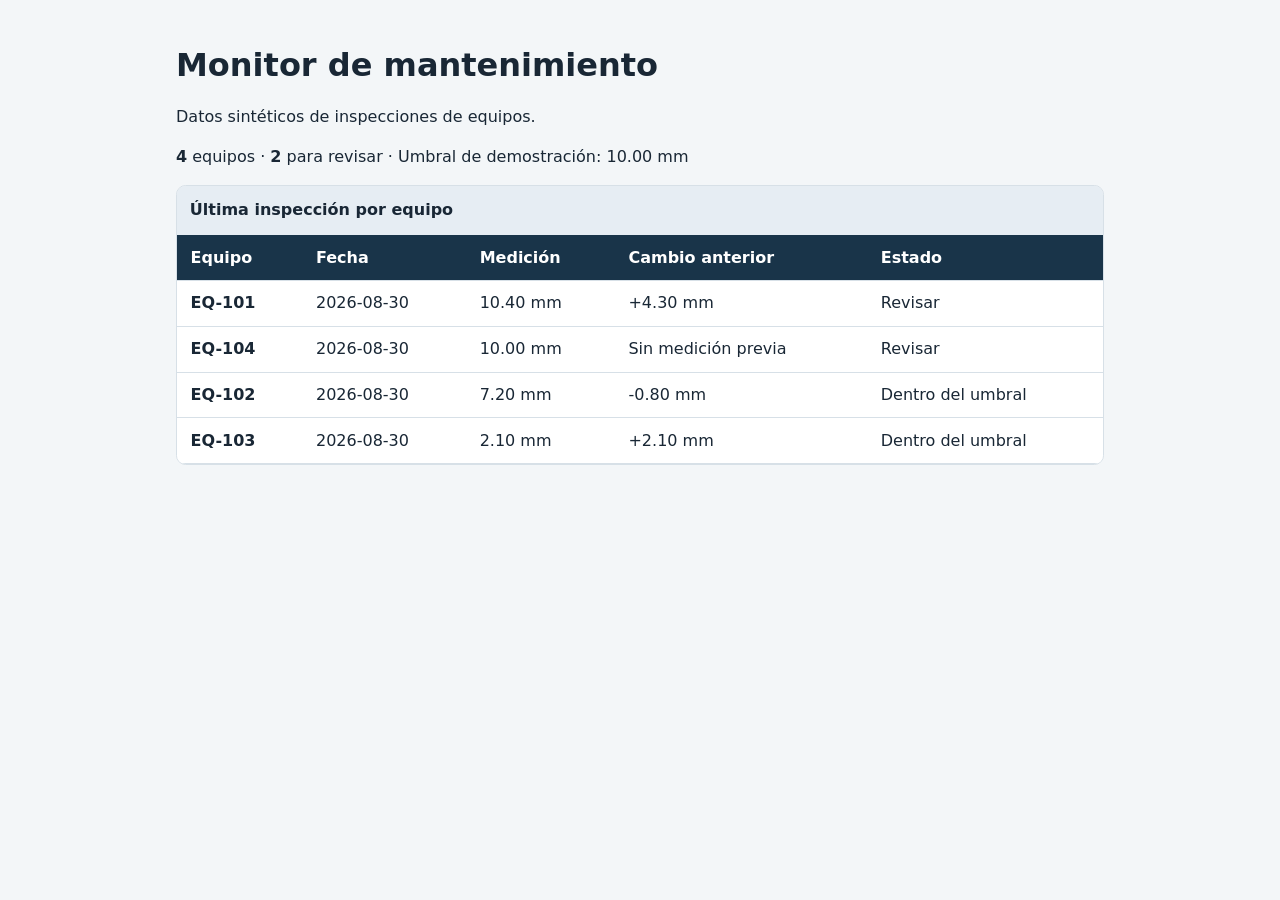
<file: demo.html>
<!doctype html>
<html lang="es">
<head>
<meta charset="utf-8">
<meta name="viewport" content="width=device-width, initial-scale=1">
<title>Monitor de mantenimiento</title>
<style>
body {font: 1rem/1.5 system-ui, sans-serif; color:#192735; background:#f3f6f8; margin:0}
main {max-width:58rem; margin:3rem auto; padding:0 1rem}
h1 {line-height:1.1}
section {overflow-x:auto; border:1px solid #d7e0e7; border-radius:.6rem}
table {width:100%; border-collapse:collapse; background:white; text-align:left}
caption {padding:.8rem; background:#e6edf3; text-align:left; font-weight:600}
th, td {padding:.65rem .85rem; border-bottom:1px solid #d7e0e7}
thead {background:#193449; color:white}
</style>
</head>
<body><main>
<h1>Monitor de mantenimiento</h1>
<p>Datos sintéticos de inspecciones de equipos.</p>
<p><strong>4</strong> equipos · <strong>2</strong> para revisar ·
Umbral de demostración: 10.00 mm</p>
<section><table>
<caption>Última inspección por equipo</caption>
<thead><tr><th scope="col">Equipo</th><th scope="col">Fecha</th>
<th scope="col">Medición</th><th scope="col">Cambio anterior</th>
<th scope="col">Estado</th></tr></thead>
<tbody><tr><th scope='row'>EQ-101</th><td>2026-08-30</td><td>10.40 mm</td><td>+4.30 mm</td><td>Revisar</td></tr><tr><th scope='row'>EQ-104</th><td>2026-08-30</td><td>10.00 mm</td><td>Sin medición previa</td><td>Revisar</td></tr><tr><th scope='row'>EQ-102</th><td>2026-08-30</td><td>7.20 mm</td><td>-0.80 mm</td><td>Dentro del umbral</td></tr><tr><th scope='row'>EQ-103</th><td>2026-08-30</td><td>2.10 mm</td><td>+2.10 mm</td><td>Dentro del umbral</td></tr></tbody>
</table></section>
</main></body></html>
</file>
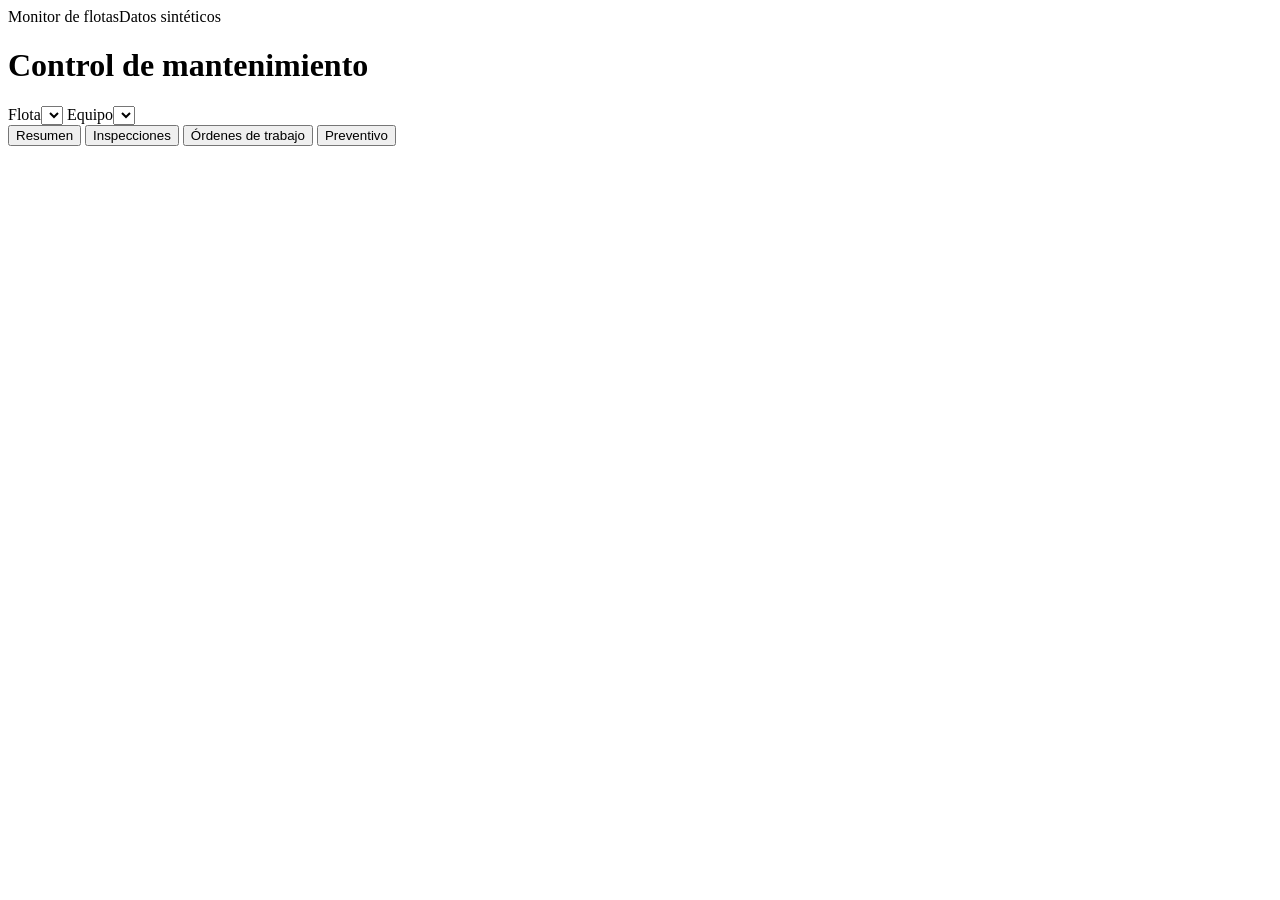
<file: dashboard/template.html>
<!doctype html>
<html lang="es">
<head>
<meta charset="utf-8">
<meta name="viewport" content="width=device-width, initial-scale=1">
<title>Monitor de flotas</title>
<style>/* DASHBOARD_CSS */</style>
</head>
<body>
<header class="top"><div class="shell mast"><span class="brand">Monitor de flotas</span><span>Datos sintéticos</span></div></header>
<main class="shell">
  <div class="intro">
    <div><h1>Control de mantenimiento</h1><p id="reference"></p></div>
    <div class="filters">
      <label>Flota<select id="fleet"></select></label>
      <label>Equipo<select id="equipment"></select></label>
    </div>
  </div>
  <nav aria-label="Vistas de mantenimiento">
    <button data-view="overview" aria-current="page">Resumen</button>
    <button data-view="inspections">Inspecciones</button>
    <button data-view="orders">Órdenes de trabajo</button>
    <button data-view="preventive">Preventivo</button>
  </nav>
  <section id="view" aria-label="Vista de mantenimiento"></section>
</main>
<script id="dataset" type="application/json">/* DASHBOARD_DATA */</script>
<script>/* DASHBOARD_JS */</script>
</body>
</html>
</file>
